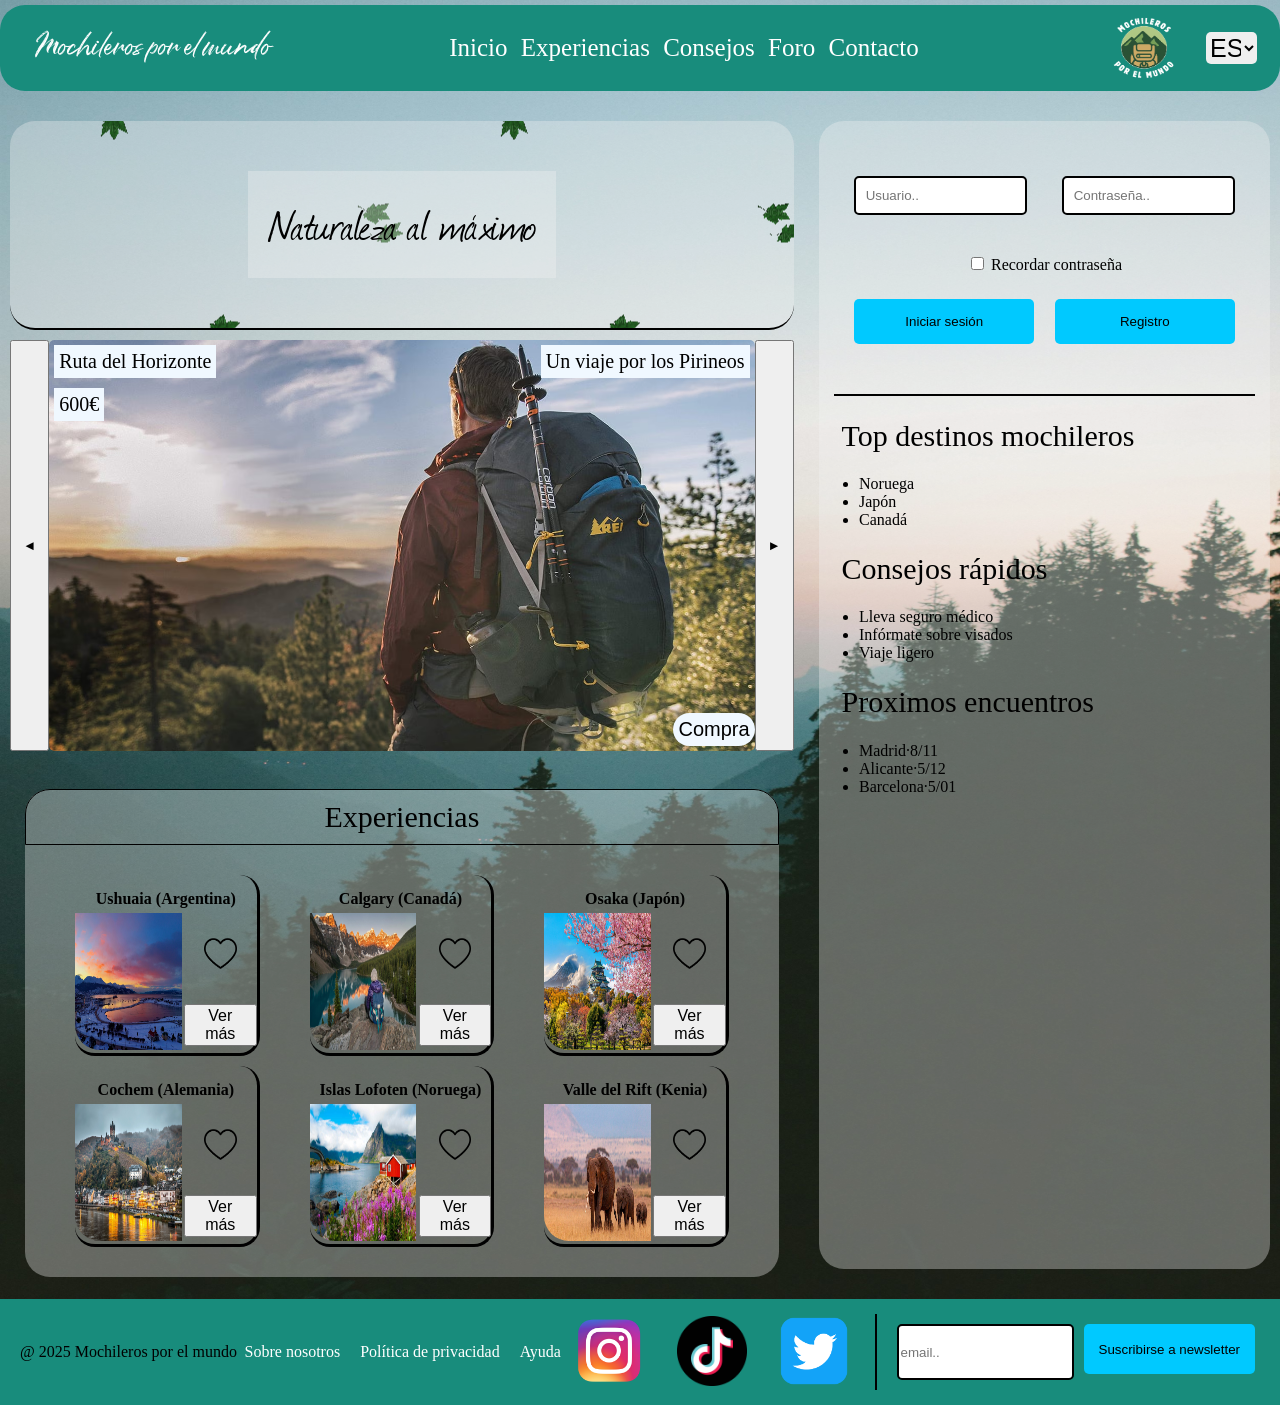
<file: index.html>
<!DOCTYPE html>
<html lang="ES">
    <head>
        <title>Mochileros por el mundo</title> <!--Título de la página (aparece en la pestaña del buscador)-->
        <link rel="stylesheet" href="styles/styles.css"> <!--Documento de CSS que estamos utilizando-->
        <link rel="icon" type="image/png" href="images/Logosimple.png"> <!--Logo simplificado (aparece en la pestaña del buscador)-->
        <meta name="viewport" content="width=device-width, initial-scale=1.0"> <!--Para implementar que la página sea responsive-->
    </head>
    <body>
        <!--Cabecera de la página web, título, barra de navegación, logo y selector de idioma-->
        <header class="cabecera"> 
            <p class = "titulo">Mochileros por el mundo</p>
            <nav>
                <a href="No_funcional_:D" class="navegacion_cabecera_footer">Inicio</a>
                <a href="No_funcional_:D" class = "navegacion_cabecera_footer">Experiencias</a>
                <a href="No_funcional_:D" class = "navegacion_cabecera_footer">Consejos</a>
                <a href="No_funcional_:D" class = "navegacion_cabecera_footer">Foro</a>
                <a href="No_funcional_:D" class = "navegacion_cabecera_footer">Contacto</a>
            </nav>
            <aside class="elementos_juntos">
                <img src="images/Mochileroslogo.png" width="70" height="70" alt="Logo de mochileros por el mundo">
            
                <select class="idioma" name="idioma">
                <option value="ES">ES</option>
                <option value="EN">EN</option>
                <option value="GE">GE</option>
                </select>
            </aside>
        </header>
        <!--Cuerpo principal de la página web, dividido en la parte izquierda y la parte derecha-->
        <main class="cuadricula_principal">
            <div class="cuadricula_izq"> <!--Cuadrícula izquierda dividida a su vez en bloque superior e inferior-->

                <div class="bloque_arriba"> <!--Bloque superor incluye banner y carrusel de imágenes-->

                    <aside class="banner">
                        <p>Naturaleza al máximo</p>
                    </aside>
                    
                    <button type="button" class="carrusel-btn prev">◄</button> <!--Botón izquierdo del carrusel-->

                    <aside class="container">

                        <div class="carrusel-track">
                            <div class="carrusel-item first">
                                <div class="segmento_cont">
                                    <p>Ruta del Horizonte</p>
                                    <p>Un viaje por los Pirineos</p>
                                </div>
                                <div class="segmento_cont">
                                    <p>600€</p>
                                </div>
                                <div class="compra">
                                    <button class="compra compra-slide1">Compra</button>
                                </div>
                            </div>

                            <div class="carrusel-item second">
                                <div class="segmento_cont">
                                    <p>Ruta del Acantilado</p>
                                    <p>Las mejores vistas</p>
                                </div>
                                <div class="segmento_cont">
                                    <p>800€</p>
                                </div>
                                <div class="compra">
                                    <button class="compra compra-slide2">Compra</button>
                                </div>
                            </div>

                            <div class="carrusel-item third">
                                <div class="segmento_cont">
                                    <p>Ruta del Monte Nevado</p>
                                    <p>Un paisaje helado</p>
                                </div>
                                <div class="segmento_cont">
                                    <p>1.000€</p>
                                </div>
                                <div class="compra">
                                    <button class="compra compra-slide3">Compra</button>
                                </div>
                            </div>
                        </div>
                    </aside>

                    <button type="button" class="carrusel-btn next">►</button> <!--Botón derecho del carrusel-->
                </div>

                <section class="bloque_abajo"> <!--Bloque inferior incluye las experiencias de la página-->
                    <h3>Experiencias</h3>
                    <div class="cuadricula_abajo">
                        <aside>
                            <p class="titulo-imagen">Ushuaia (Argentina)</p>
                            <img class="viaje" src="images/Ushuaia.jpg" alt="Foto de Ushuaia (Argentina)">
                            <button class="like" type="button" onclick="document.location='registro.html'"><img src="images/corazon.png" alt="corazon vacio"></button>
                            <button class="ver-mas" type="button" onclick="document.location='registro.html'">Ver más</button>

                        </aside>
                        <aside>
                            <p class="titulo-imagen">Calgary (Canadá)</p>
                            <img class="viaje" src="images/Canadá.jpeg" alt="Foto de Calgary (Canadá)">
                            <button class="like" type="button" onclick="document.location='registro.html'"><img src="images/corazon.png" alt="corazon vacio"></button>
                            <button class="ver-mas" type="button" onclick="document.location='registro.html'">Ver más</button>

                        </aside>
                        <aside>
                            <p class="titulo-imagen">Osaka (Japón)</p>
                            <img class="viaje" src="images/Japón.jpg" alt="Foto de Osaka (Japón)">
                            <button class="like" type="button" onclick="document.location='registro.html'"><img src="images/corazon.png" alt="corazon vacio"></button>
                            <button class="ver-mas" type="button" onclick="document.location='registro.html'">Ver más</button>

                        </aside>
                        <aside>
                            <p class="titulo-imagen">Cochem (Alemania)</p>
                            <img class="viaje" src="images/Alemania.png" alt="Foto de Cochem (Alemania)">
                            <button class="like" type="button" onclick="document.location='registro.html'"><img src="images/corazon.png" alt="corazon vacio"></button>
                            <button class="ver-mas" type="button" onclick="document.location='registro.html'">Ver más</button>

                        </aside>
                        <aside>
                            <p class="titulo-imagen">Islas Lofoten (Noruega)</p>
                            <img class="viaje" src="images/Noruega.jpg" alt="Foto de las Islas Lofoten (Noruega)">
                            <button class="like" type="button" onclick="document.location='registro.html'"><img src="images/corazon.png" alt="corazon vacio"></button>
                            <button class="ver-mas" type="button" onclick="document.location='registro.html'">Ver más</button>

                        </aside>
                        <aside>
                            <p class="titulo-imagen">Valle del Rift (Kenia)</p>
                            <img class="viaje" src="images/kenia.jpg" alt="Foto del Valle del Rift (Kenia)">
                            <button class="like" type="button" onclick="document.location='registro.html'"><img src="images/corazon.png" alt="corazon vacio"></button>
                            <button class="ver-mas" type="button" onclick="document.location='registro.html'">Ver más</button>

                        </aside>
                    </div>
                </section>

            </div>
            <aside class="lateral"> <!--Contenido relacionado de la página dividida en formulario de identificación y tres bloques de navegación-->
                <div id="error_index"></div>
                <form class="identificacion">
                    <input type="text" id="usuario_inicio_sesion" class="campos-form" name="usuario" placeholder="Usuario..">
                    <input type="password" id="contraseña_inicio_sesion" class="campos-form" name="contraseña" placeholder="Contraseña..">

                    <div id="recordar">
                        <input type="checkbox" id="r-contraseña" name="recordar" value="recordada">
                        <label for="r-contraseña">Recordar contraseña</label><br>
                    </div>
                    
                    <div class="confirmar-registro">
                        <input type="button" id="inicio_sesion" value="Iniciar sesión" class="botones-reg">
                        <input type="button" id="boton_registro" value="Registro" class="botones-reg">
                    </div>
                    

                </form>

                <nav>
                    <h2>Top destinos mochileros</h2>
                    <ul>
                        <li><a href="No_funcional_:D" class="navegacion">Noruega</a></li>
                        <li><a href="No_funcional_:D" class="navegacion">Japón</a></li>
                        <li><a href="No_funcional_:D" class="navegacion">Canadá</a></li>
                    </ul>
                </nav>
                <nav>
                    <h2>Consejos rápidos</h2>
                    <ul>
                        <li><a href="No_funcional_:D" class="navegacion">Lleva seguro médico</a></li>
                        <li><a href="No_funcional_:D" class="navegacion">Infórmate sobre visados</a></li>
                        <li><a href="No_funcional_:D" class="navegacion">Viaje ligero</a></li>
                    </ul>
                </nav>
                <nav>
                    <h2>Proximos encuentros</h2>
                    <ul>
                        <li><a href="No_funcional_:D" class="navegacion">Madrid·8/11</a></li>
                        <li><a href="No_funcional_:D" class="navegacion">Alicante·5/12</a></li>
                        <li><a href="No_funcional_:D" class="navegacion">Barcelona·5/01</a></li>
                    </ul>
                </nav>
            </aside>
        </main>

        <!--Footer de la página web, incluye el aviso de copyright, un bloque de navegación, botones para enlazar redes sociales y un pequeño formulario para la newsletter-->       
        <footer class="fin"> 
            <p>@ 2025 Mochileros por el mundo</p>
            <nav class="navegacion_footer">
                <a href="No_funcional_:D" class= "navegacion_cabecera_footer">Sobre nosotros</a>
                <a href="No_funcional_:D" class = "navegacion_cabecera_footer">Política de privacidad</a>
                <a href="No_funcional_:D" class = "navegacion_cabecera_footer">Ayuda</a>
            </nav>
            
            <aside class="footer_aside">

                <button class="link_social" type="button" onclick="alert('No es funcional :D')"><img src="images/instaram.png" width="70" height="70" alt="Icono de instagram"></button>
                <button class="link_social" type="button" onclick="alert('No es funcional :D')"><img src="images/tiktok.png" width="70" height="70" alt="Icono de tiktok"></button>
                <button class="link_social" type="button" onclick="alert('No es funcional :D')"><img src="images/twitter.png" width="70" height="70" alt="Icono de twitter"></button>
            
                <form class="newsletter">
                    <input type="email" class="email" name="email" placeholder="email..">

                    <aside class="botones-newsletter">
                        <input type="submit" class="newsletter-submit" value="Suscribirse a newsletter">
                    </aside>
                    

                </form>
            </aside>
        </footer>

        <script src="scripts/index.js"></script>
    </body>
</html>
</file>
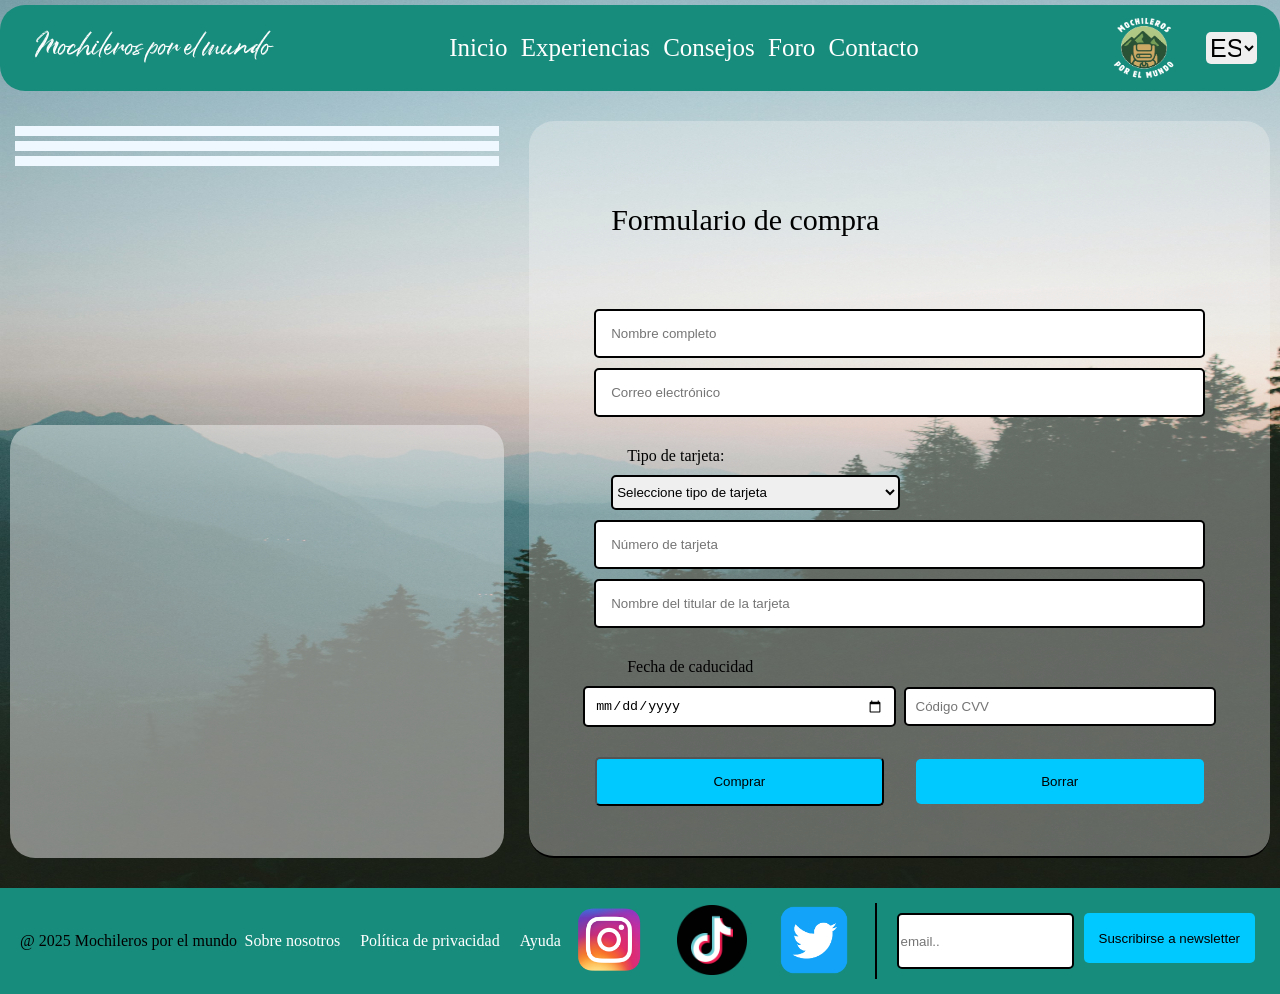
<file: compra.html>
<!DOCTYPE html>
<html lang="ES">
    <head>
        <title>Compra - Mochileros por el mundo</title> <!--Título de la página (aparece en la pestaña del buscador)-->
        <link rel="stylesheet" href="styles/styles.css"> <!--Documento de CSS que estamos utilizando-->
        <link rel="icon" type="image/png" href="images/Logosimple.png"> <!--Logo simplificado (aparece en la pestaña del buscador)-->
        <meta name="viewport" content="width=device-width, initial-scale=1.0"> <!--Para implementar que la página sea responsive-->

    </head>
    <body>
        <!--Cabecera de la página web, título, barra de navegación, logo y selector de idioma-->
        <header class="cabecera">
            <p class = "titulo">Mochileros por el mundo</p>
            <nav>
                <a href="No_funcional_:D" class="navegacion_cabecera_footer">Inicio</a>
                <a href="No_funcional_:D" class = "navegacion_cabecera_footer">Experiencias</a>
                <a href="No_funcional_:D" class = "navegacion_cabecera_footer">Consejos</a>
                <a href="No_funcional_:D" class = "navegacion_cabecera_footer">Foro</a>
                <a href="No_funcional_:D" class = "navegacion_cabecera_footer">Contacto</a>
            </nav>
            <aside class="elementos_juntos">
                <img src="images/Mochileroslogo.png" width="70" height="70" alt="Logo mochileros por el mundo">
            
                <select class="idioma" name="idioma">
                <option value="ES">ES</option>
                <option value="EN">EN</option>
                <option value="GE">GE</option>
                </select>
            </aside>
        </header>
        <!--Cuerpo principal de la página web, dividido en dos bloques, uno de información y un formulario de compra-->
        <main class="cuadricula_compra">
            <aside id="cuadricula_info"> <!--Bloque de información incluye imagen del pack y una breve descripción-->
                    <article class="container">
                        <h4 id="titulo_viaje"></h4>
                        <h4 id="descripcion_viaje"></h4>
                        <h4 id="precio_viaje"></h4>
                    </article>
                    <aside class="descripcion">
                        <p id="parrafo1">
                        </p>
                        <p id="parrafo2">
                        </p>
                        <p id="parrafo3">
                        </p>
                    </aside>
                </aside>

            <form class="form_compra"> <!--Formulario de compra con diversos campos a rellenar-->
                <h2>Formulario de compra</h2>
                <div id="error_compra"></div>
                <input type="text" id="nombre_compra" name="nombre" class="campos_compra" placeholder="Nombre completo">
                <input type="email" id="correo_compra" name="nombre" class="campos_compra" placeholder="Correo electrónico">
                <label for="tarjeta" class="texto_label">Tipo de tarjeta:</label><br>
                <select name="tarjeta" id="tarjeta">
                    <option value="">Seleccione tipo de tarjeta</option>
                    <option value="Visa">Visa</option>
                    <option value="Mastercard">Mastercard</option>
                    <option value="American Express">American Express</option>
                </select>
                <input type="text" id="num_tarjeta" name="nombre" class="campos_compra" placeholder="Número de tarjeta">
                <input type="text" id="titular_tarjeta" name="nombre" class="campos_compra" placeholder="Nombre del titular de la tarjeta">
                <label for="caducidad" class="texto_label">Fecha de caducidad</label><br>
                <input type="date"  id="caducidad" name="caducidad">
                <input type="text"  name="CVV"  class="campos" id="CVV" placeholder="Código CVV" >
                <input type="button" class="opciones_compra" value="Comprar" id="boton_compra">
                <input type="reset" class="opciones_compra" value="Borrar" id="boton_borrar">
            </form>
            
        </main>
        <!--Footer de la página web, incluye el aviso de copyright, un bloque de navegación, botones para enlazar redes sociales y un pequeño formulario para la newsletter-->
        <footer class="fin">
            <p>@ 2025 Mochileros por el mundo</p>
            <nav class="navegacion_footer">
                <a href="No_funcional_:D" class= "navegacion_cabecera_footer">Sobre nosotros</a>
                <a href="No_funcional_:D" class = "navegacion_cabecera_footer">Política de privacidad</a>
                <a href="No_funcional_:D" class = "navegacion_cabecera_footer">Ayuda</a>
            </nav>
            
            <aside class="footer_aside">

                <button class="link_social" type="button" onclick="alert('No es funcional :D')"><img src="images/instaram.png" width="70" height="70" alt="Icono de instagram"></button>
                <button class="link_social" type="button" onclick="alert('No es funcional :D')"><img src="images/tiktok.png" width="70" height="70" alt="Icono de tiktok"></button>
                <button class="link_social" type="button" onclick="alert('No es funcional :D')"><img src="images/twitter.png" width="70" height="70" alt="Icono de twitter"></button>
            
                <form class="newsletter">
                    <input type="email" class="email" name="email" placeholder="email..">

                    <aside class="botones-newsletter">
                        <input type="submit" class="newsletter-submit" value="Suscribirse a newsletter">
                    </aside>
                    

                </form>
            </aside>
        </footer>

        <script src="scripts/compra.js"></script>
    </body>
</html>
</file>
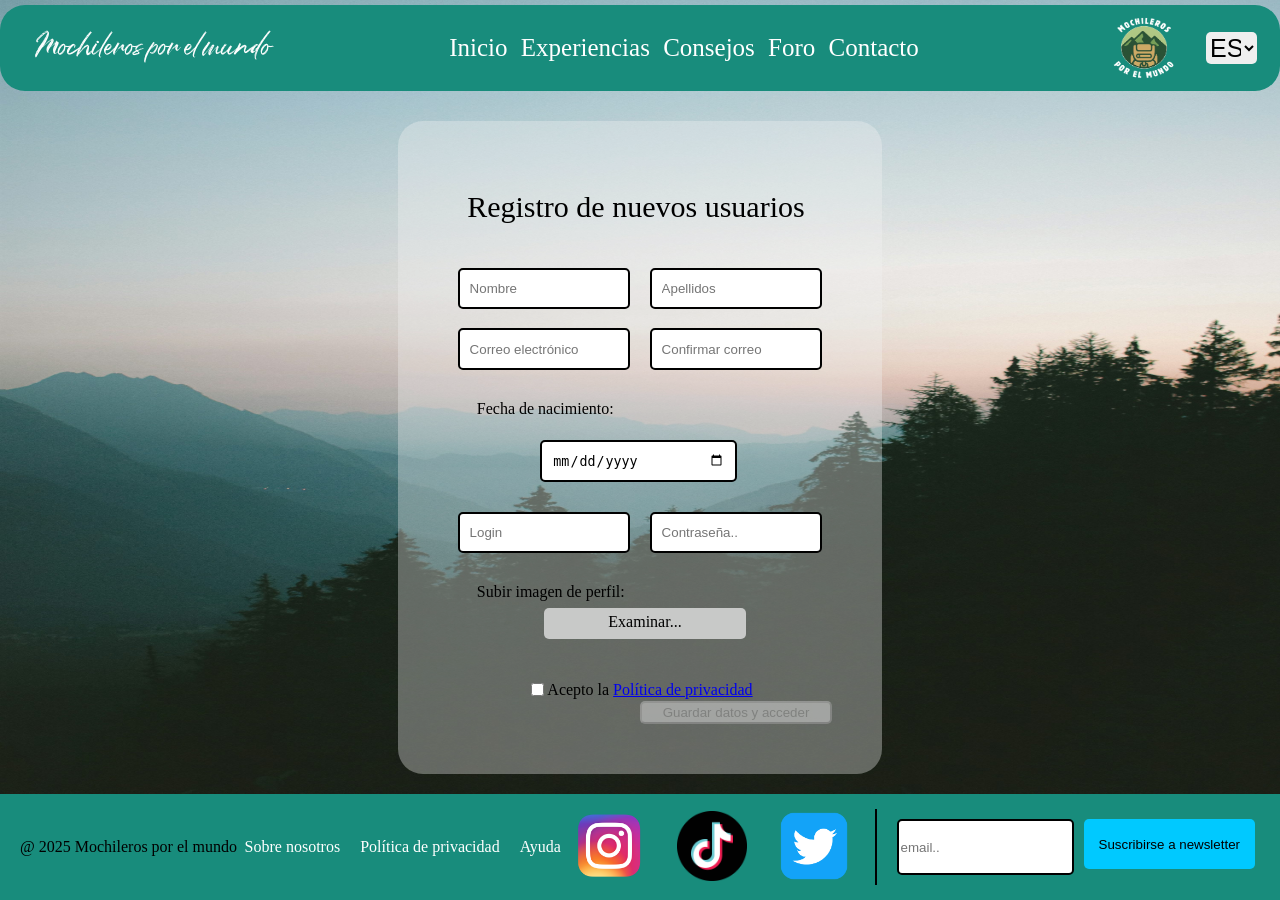
<file: registro.html>
<!DOCTYPE html>
<html lang="ES">
    <head>
        <title>Registro - Mochileros por el mundo</title> <!--Título de la página (aparece en la pestaña del buscador)-->
        <link rel="stylesheet" href="styles/styles.css"> <!--Documento de CSS que estamos utilizando-->
        <link rel="icon" type="image/png" href="images/Logosimple.png"> <!--Logo simplificado (aparece en la pestaña del buscador)-->
        <meta name="viewport" content="width=device-width, initial-scale=1.0"> <!--Para implementar que la página sea responsive-->

    </head>
    <body>
        <!--Cabecera de la página web, título, barra de navegación, logo y selector de idioma-->
        <header class="cabecera">
            <p class = "titulo">Mochileros por el mundo</p>
            <nav>
                <a href="No_funcional_:D" class = "navegacion_cabecera_footer">Inicio</a>
                <a href="No_funcional_:D" class = "navegacion_cabecera_footer">Experiencias</a>
                <a href="No_funcional_:D" class = "navegacion_cabecera_footer">Consejos</a>
                <a href="No_funcional_:D" class = "navegacion_cabecera_footer">Foro</a>
                <a href="No_funcional_:D" class = "navegacion_cabecera_footer">Contacto</a>
            </nav>
            <aside class="elementos_juntos">
                <img src="images/Mochileroslogo.png" width="70" height="70" alt="Logo de mochileros por el mundo">
            
                <select class="idioma" name="idioma">
                <option value="ES">ES</option>
                <option value="EN">EN</option>
                <option value="GE">GE</option>
                </select>
            </aside>
        </header>
        <!--Cuerpo principal de la página web, incluye un formulario de registro con diversos campos a rellenar-->
        <main id="main_registro">
            <form id="cuadricula_registro">
                <h2>Registro de nuevos usuarios</h2>
                <div id="error_registro"></div>
                <input type="text" id="nombre" class="campos-form" name="nombre" placeholder="Nombre" >
                <input type="text" id="apellidos" class="campos-form" name="apellidos" placeholder="Apellidos" >
                <input type="email" id="correo_electronico" class="campos-form" name="correo_electronico" placeholder="Correo electrónico" >
                <input type="email" id="confirmar_correo" class="campos-form" name="confirmar_correo" placeholder="Confirmar correo" >

                <label for="birthday" class="texto_label">Fecha de nacimiento: </label>
                <input type="date" class="campos-form" id="birthday" name="birthday">

                <input type="text" id="usuario" class="campos-form" name="usuario" placeholder="Login" >
                <input type="password" id="contraseña" class="campos-form" name="contraseña" placeholder="Contraseña.." >

                <label for="img_perfil" class="texto_label">Subir imagen de perfil:</label>
                <label for="img_perfil" id="boton_personalizado">Examinar...</label> <!--nuestro querido amigo chatgpt lo hizo, pido perdon-->
                <input type="file" id="img_perfil" name="img_perfil"><br>
                
                <div id="privacidad">
                        <input type="checkbox" name="privacidad" value="acepta" id="ack_privacidad" >
                        <label for="ack_privacidad">Acepto la <a href="politicadeprivacidad.com">Política de privacidad</a></label><br>
                </div><br>
                <button id="boton_submit" type="submit">Guardar datos y acceder</button>
                </form>
        </main>
        <!--Footer de la página web, incluye el aviso de copyright, un bloque de navegación, botones para enlazar redes sociales y un pequeño formulario para la newsletter-->
        <footer class="fin">
            <p>@ 2025 Mochileros por el mundo</p>
            <nav class="navegacion_footer">
                <a href="No_funcional_:D" class= "navegacion_cabecera_footer">Sobre nosotros</a>
                <a href="No_funcional_:D" class = "navegacion_cabecera_footer">Política de privacidad</a>
                <a href="No_funcional_:D" class = "navegacion_cabecera_footer">Ayuda</a>
            </nav>
            
            <aside class="footer_aside">

                <button class="link_social" type="button" onclick="alert('No es funcional :D')"><img src="images/instaram.png" width="70" height="70" alt="Icono de instagram"></button>
                <button class="link_social" type="button" onclick="alert('No es funcional :D')"><img src="images/tiktok.png" width="70" height="70" alt="Icono de tiktok"></button>
                <button class="link_social" type="button" onclick="alert('No es funcional :D')"><img src="images/twitter.png" width="70" height="70" alt="Icono de twitter"></button>
            
                <form class="newsletter">
                    <input type="email" class="email" name="email" placeholder="email..">

                    <aside class="botones-newsletter">
                        <input type="submit" class="newsletter-submit" value="Suscribirse a newsletter">
                    </aside>
                    

                </form>
            </aside>
        </footer>

        <script src="scripts/registro.js"></script>
    </body>
</html>
</file>
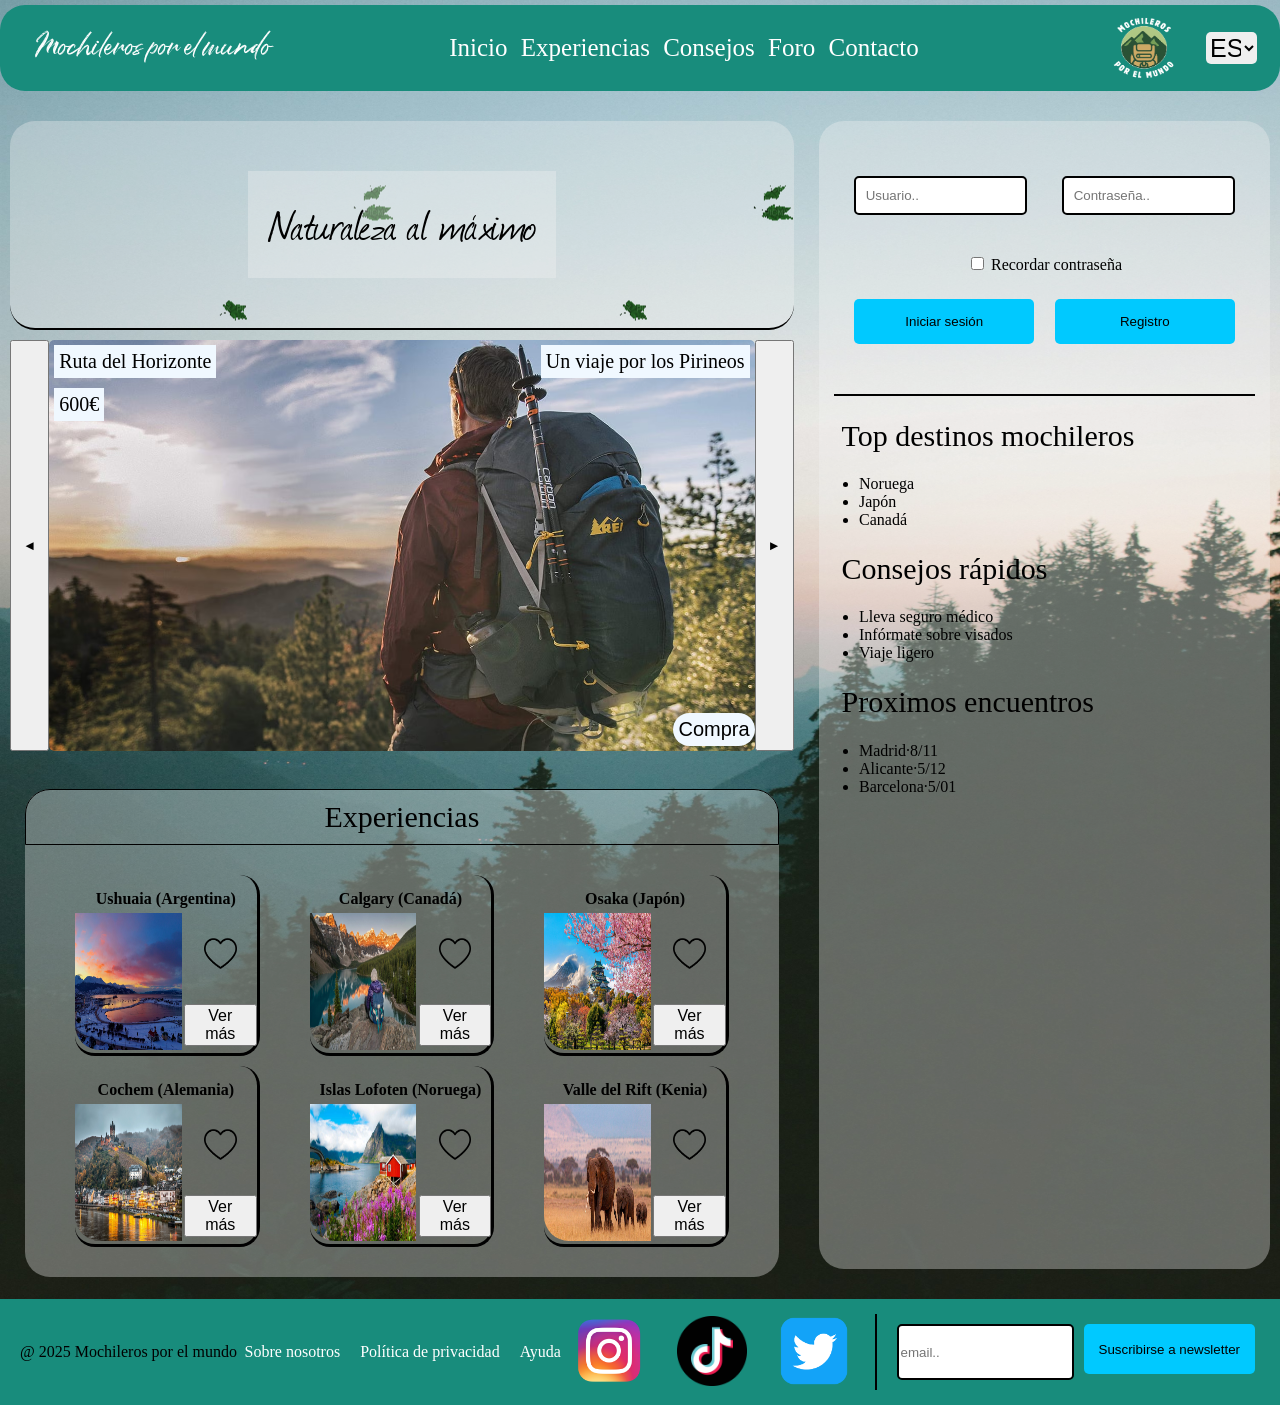
<file: version_b.html>
<!DOCTYPE html>
<html lang="ES">
    <head>
        <title>Mochileros por el mundo</title> <!--Título de la página (aparece en la pestaña del buscador)-->
        <link rel="stylesheet" href="styles/styles.css"> <!--Documento de CSS que estamos utilizando-->
        <link rel="icon" type="image/png" href="images/Logosimple.png"> <!--Logo simplificado (aparece en la pestaña del buscador)-->
        <meta name="viewport" content="width=device-width, initial-scale=1.0"> <!--Para implementar que la página sea responsive-->

    </head>
    <body>
        <!--Cabecera de la página web, título, barra de navegación, logo y selector de idioma-->
        <header class="cabecera">
            <p class= "titulo">Mochileros por el mundo</p>
            <nav>
                <a href="No_funcional_:D" class="navegacion_cabecera_footer">Inicio</a>
                <a href="No_funcional_:D" class = "navegacion_cabecera_footer">Experiencias</a>
                <a href="No_funcional_:D" class = "navegacion_cabecera_footer">Consejos</a>
                <a href="No_funcional_:D" class = "navegacion_cabecera_footer">Foro</a>
                <a href="No_funcional_:D" class = "navegacion_cabecera_footer">Contacto</a>
            </nav>
            <aside class="elementos_juntos">
                <img src="images/Mochileroslogo.png" width="70" height="70" alt="Logo de mochileros por el mundo">
            
                <select class="idioma" name="idioma">
                <option value="ES">ES</option>
                <option value="EN">EN</option>
                <option value="GE">GE</option>
                </select>
            </aside>
        </header>

        <!--Cuerpo principal de la página web, dividido en la parte izquierda y la parte derecha-->
        <main class="cuadricula_principal">
            <div class="cuadricula_izq"> <!--Cuadrícula izquierda dividida a su vez en bloque superior e inferior-->

                <div class="bloque_arriba"> <!--Bloque superor incluye banner y carrusel de imágenes-->

                    <aside class="banner">
                        <p>Naturaleza al máximo</p>
                    </aside>

                    <button type="button" class="carrusel-btn prev">◄</button> <!--Botón izquierdo del carrusel-->

                    <aside class="container">

                        <div class="carrusel-track">
                            <div class="carrusel-item first">
                                <div class="segmento_cont">
                                    <p>Ruta del Horizonte</p>
                                    <p>Un viaje por los Pirineos</p>
                                </div>
                                <div class="segmento_cont">
                                    <p>600€</p>
                                </div>
                                <div class="compra">
                                    <button class="compra compra-slide1">Compra</button>
                                </div>
                            </div>

                            <div class="carrusel-item second">
                                <div class="segmento_cont">
                                    <p>Ruta del Acantilado</p>
                                    <p>Las mejores vistas</p>
                                </div>
                                <div class="segmento_cont">
                                    <p>800€</p>
                                </div>
                                <div class="compra">
                                    <button class="compra compra-slide2">Compra</button>
                                </div>
                            </div>

                            <div class="carrusel-item third">
                                <div class="segmento_cont">
                                    <p>Ruta del Monte Nevado</p>
                                    <p>Un paisaje helado</p>
                                </div>
                                <div class="segmento_cont">
                                    <p>1.000€</p>
                                </div>
                                <div class="compra">
                                    <button class="compra compra-slide3">Compra</button>
                                </div>
                            </div>
                        </div>
                    </aside>

                    <button type="button" class="carrusel-btn next">►</button> <!--Botón derecho del carrusel-->
                </div>

                <section class="bloque_abajo"> <!--Bloque inferior incluye las experiencias de la página-->
                    <h3>Experiencias</h3>
                    <div class="cuadricula_abajo">
                        <aside>
                            <p class="titulo-imagen">Ushuaia (Argentina)</p>
                            <img class="viaje" src="images/Ushuaia.jpg" alt="Foto de Ushuaia (Argentina)">
                            <button class="like" type="button" onclick="document.location='registro.html'"><img src="images/corazon.png" alt="corazon vacio"></button>
                            <button class="ver-mas" type="button" onclick="document.location='registro.html'">Ver más</button>

                        </aside>
                        <aside>
                            <p class="titulo-imagen">Calgary (Canadá)</p>
                            <img class="viaje" src="images/Canadá.jpeg" alt="Foto de Calgary (Canadá)">
                            <button class="like" type="button" onclick="document.location='registro.html'"><img src="images/corazon.png" alt="corazon vacio"></button>
                            <button class="ver-mas" type="button" onclick="document.location='registro.html'">Ver más</button>

                        </aside>
                        <aside>
                            <p class="titulo-imagen">Osaka (Japón)</p>
                            <img class="viaje" src="images/Japón.jpg" alt="Foto de Osaka (Japón)">
                            <button class="like" type="button" onclick="document.location='registro.html'"><img src="images/corazon.png" alt="corazon vacio"></button>
                            <button class="ver-mas" type="button" onclick="document.location='registro.html'">Ver más</button>

                        </aside>
                        <aside>
                            <p class="titulo-imagen">Cochem (Alemania)</p>
                            <img class="viaje" src="images/Alemania.png" alt="Foto de Cochem (Alemania)">
                            <button class="like" type="button" onclick="document.location='registro.html'"><img src="images/corazon.png" alt="corazon vacio"></button>
                            <button class="ver-mas" type="button" onclick="document.location='registro.html'">Ver más</button>

                        </aside>
                        <aside>
                            <p class="titulo-imagen">Islas Lofoten (Noruega)</p>
                            <img class="viaje" src="images/Noruega.jpg" alt="Foto de las Islas Lofoten (Noruega)">
                            <button class="like" type="button" onclick="document.location='registro.html'"><img src="images/corazon.png" alt="corazon vacio"></button>
                            <button class="ver-mas" type="button" onclick="document.location='registro.html'">Ver más</button>

                        </aside>
                        <aside>
                            <p class="titulo-imagen">Valle del Rift (Kenia)</p>
                            <img class="viaje" src="images/kenia.jpg" alt="Foto del Valle del Rift (Kenia)">
                            <button class="like" type="button" onclick="document.location='registro.html'"><img src="images/corazon.png" alt="corazon vacio"></button>
                            <button class="ver-mas" type="button" onclick="document.location='registro.html'">Ver más</button>

                        </aside>
                    </div>
                </section>


            </div>
            <aside class="lateral"> <!--Contenido relacionado de la página dividido en información del usuario, buscador de experiencias, últimos consejos y calendario -->
                <section class="seccion_lateral">
                    <h2 id="nombre_logueado">Alejandro Fernández</h2>
                    <aside class="elementos_juntos">
                        <img id="imagen_perfil" src="images/personas.jpeg" width="150" height="150" alt="Foto de perfil del usuario">
                    
                        <input type="button" value="Cerrar Sesión" class="botones-reg" id="cerrar_sesion">
                    </aside>
                </section>

                <section class="seccion_lateral">
                    <h2>Busca experiencias</h2>
                    <aside class="cuadricula_generica">
                        <div >
                            <input type="checkbox" name="america" value="america" id="america">
                            <label for="america">América</label><br>
                        </div>
                        <div >
                            <input type="checkbox" name="asia" value="asia" id="asia">
                            <label for="asia">Asia</label><br>
                        </div>
                        <div >
                            <input type="checkbox" name="europa" value="europa" id="europa">
                            <label for="europa">Europa</label><br>
                        </div>
                        <div >
                            <input type="checkbox" name="africa" value="africa" id="africa">
                            <label for="africa">África</label><br>
                        </div>
                    </aside>
                    <form id="buscador_form">
                        <input type="text" name="search" placeholder="Search.." id="buscador">
                    </form>
                </section>

                <aside id="ultima_seccion">
                    <h2>Últimos consejos</h2>
                    <div id="ultimos_consejos">
                        <ul>
                        </ul>
                    </div>
                    <h2>¿Tienes algún consejo?</h2>
                    <form id="form_consejo">
                        <div id="error_consejo"></div>
                        <input type="text" id="nombre_consejo" name="nombre_consejo" placeholder="Nombre consejo">
                        <input type="text" id="consejo_escrito" name="nombre" placeholder="Escríbelo">
                        <button type="submit" id="enviar_consejo">Enviar consejo</button>
                    </form>
                </aside>

                <section id="calendario">
                    <h3 class="mes">Septiembre 2025</h3>
                    <p class="dia_semana">L</p>
                    <p class="dia_semana">M</p>
                    <p class="dia_semana">X</p>
                    <p class="dia_semana">J</p>
                    <p class="dia_semana">V</p>
                    <p class="dia_semana">S</p>
                    <p class="dia_semana">D</p>
                    <p class="dia">1</p>
                    <p class="dia">2</p>
                    <p class="dia">3</p>
                    <p class="dia">4</p>
                    <p class="dia">5</p>
                    <p class="dia">6</p>
                    <p class="dia">7</p>
                    <p class="dia">8</p>
                    <p class="dia">9</p>
                    <p class="dia">10</p>
                    <p class="dia">11</p>
                    <p class="dia">12</p>
                    <p class="dia">13</p>
                    <p class="dia">14</p>
                    <p class="dia">15</p>
                    <p class="dia">16</p>
                    <p class="dia">17</p>
                    <p class="dia">18</p>
                    <p class="dia">19</p>
                    <p class="dia">20</p>
                    <p class="dia">21</p>
                    <p class="dia">22</p>
                    <p class="dia">23</p>
                    <p class="dia">24</p>
                    <p class="dia">25</p>
                    <p class="dia">26</p>
                    <p class="dia">27</p>
                    <p class="dia">28</p>
                    <p class="dia">29</p>
                    <p class="dia">30</p>
                    <p class="sig_mes">1</p>
                    <p class="sig_mes">2</p>
                    <p class="sig_mes">3</p>
                    <p class="sig_mes">4</p>
                    <p class="sig_mes">5</p>
                </section>
            </aside>

            


        </main>

        <!--Footer de la página web, incluye el aviso de copyright, un bloque de navegación, botones para enlazar redes sociales y un pequeño formulario para la newsletter-->      
        <footer class="fin">
            <p>@ 2025 Mochileros por el mundo</p>
            <nav class="navegacion_footer">
                <a href="No_funcional_:D" class= "navegacion_cabecera_footer">Sobre nosotros</a>
                <a href="No_funcional_:D" class = "navegacion_cabecera_footer">Política de privacidad</a>
                <a href="No_funcional_:D" class = "navegacion_cabecera_footer">Ayuda</a>
            </nav>
            
            <aside class="footer_aside">

                <button class="link_social" type="button" onclick="alert('No es funcional :D')"><img src="images/instaram.png" width="70" height="70" alt="Icono de instagram"></button>
                <button class="link_social" type="button" onclick="alert('No es funcional :D')"><img src="images/tiktok.png" width="70" height="70" alt="Icono de tiktok"></button>
                <button class="link_social" type="button" onclick="alert('No es funcional :D')"><img src="images/twitter.png" width="70" height="70" alt="Icono de twitter"></button>
            
            
                <form class="newsletter">
                    <input type="email" class="email" name="email" placeholder="email..">

                    <aside class="botones-newsletter">
                        <input type="submit" class="newsletter-submit" value="Suscribirse a newsletter">
                    </aside>
                    

                </form>
            </aside>
        </footer>

        <script src="scripts/version_b.js"></script>
    </body>
</html>
</file>
<file: styles/styles.css>
@font-face {
    font-family: MyFont;
    src: url(../images/Rattless.ttf);
}

@font-face {
    font-family: Motivo;
    src: url(../images/JOURNAL.TTF);
}

/*---------------------LINKS---------------------*/
.navegacion_cabecera_footer:link {color: white;text-decoration:none;}
.navegacion_cabecera_footer:hover {text-decoration:underline;}
.navegacion:link {color: black;text-decoration:none;}
.navegacion:hover {text-decoration:underline;}


/*---------------------CABECERA---------------------*/
.titulo{
   font-family: MyFont;
   font-size: 30px;

   padding-left: 30px;
   color: white;
}
.cabecera *{
    font-size: 25px;
    margin-left: 5px;
    margin-right: 2px;
}

.idioma {
    width: 80%;
    height: 45%;
    font-size: 25px;
    border-style: hidden;
    border-radius:5px;
    border-width: 2px;
    
}

.cabecera {
    display: flex;
    flex-wrap: wrap;
    justify-content: space-between;
    align-items: center;

    border-style: hidden;
    border-width: 2px;
    border-radius: 25px;
    background-color: #188C7C;

    position: sticky;
    top: 0;
    margin-top: 5px;

    z-index: 1000;
}

.elementos_juntos {
    display: grid;
    grid-template-columns: auto auto;
    column-gap: 20px;
    align-items: center;
    justify-content: space-evenly;
    margin-left: 15px;
    margin-right: 15px;
}

/*---------------------CUERPO DE PÁGINA---------------------*/

body{
    background-image: url(../images/naturalezafondo.jpeg);
    background-repeat: no-repeat;
    background-attachment: scroll;
    background-size: 100% 100%;
    display: flex;
    row-gap: 20px;
    flex-direction: column;
    margin: 0;
    min-height: 100vh;
}                

.cuadricula_principal{
    display: grid;
    grid-template-columns: 2fr 1fr; 
    column-gap: 2%;
    margin: 10px;
    border-radius: 25px;
}

/*---------------------BLOQUE IZQUIERDO---------------------*/

.cuadricula_izq{
    display: grid;
    row-gap: 2%;
    height: 100%;
    align-content: start;
}

section{
    border-style: hidden;
    border-width: 10px;
    border-radius: 25px;
    background-color: rgba(240, 240, 240, 0.35);
    margin-bottom: 20px;
}

/*---------------------PARTE SUPERIOR---------------------*/

.bloque_arriba{
    display: grid;
    row-gap: 10px;
    grid-template-columns: 5% auto 5%;
    grid-template-rows: 1fr 3fr;
    border-radius: 25px;
    border-bottom-left-radius: 0px;
    border-bottom-right-radius: 0px;
    height: 70vh; 
}

.banner{
    display: block;
    grid-column: 1/span 3;
    border: hidden;
    border-bottom-style: solid;
    border-width: 2px;
    border-radius: 25px;
    background-color: rgba(240, 240, 240, 0.35);
    background-image: url(../images/Hojas.gif);
    background-repeat: repeat-x;
    background-clip: border-box;
    background-position: center;
    text-align: center;
}

.banner p{
    background-color: rgba(240, 240, 240, 0.35);
    font-family: Motivo;
    font-size: 50px;
    /*font-weight: bold;*/
    padding: 20px;
    display: inline-block;
}

.container {
    border-radius: 5px;
    position:relative;
    overflow: hidden;
}

.carrusel-track{
    display:flex;
    transition: transform 0.5s ease;
    height: 100%;
}

.carrusel-item {
    display: flex;
    flex-direction: column;
    background-size: cover;
    background-clip: border-box;
    background-position: center;
    border-radius: 5px;
    min-width: 100%;
    min-height: 100%;
    object-fit: cover;
}

.first {
    background-image: url(../images/mochilero.png);
}

.second {
    background-image: url(../images/paisaje2.jpg);
}

.third {
    background-image: url(../images/paisaje3.jpg);
}

.container h4 {
    margin: 5px;
    font-weight: lighter;
    font-size: 20px;
    padding: 5px;
    background-color: aliceblue;
    border-style: hidden;
    align-self: flex-start;
}
.segmento_cont{
    display: flex;
    justify-content: space-between;
    align-content: flex-start;
    align-content: space-between;
    flex-wrap: wrap;
}
.segmento_cont p {
    margin: 5px;    
    font-size: 20px;
    padding: 5px;
    background-color: aliceblue;
    border-style: hidden;
}
button.compra{
    font-size: 20px;
    padding: 5px;
    background-color: aliceblue;
    border-style: hidden;
    border-radius: 25px;
    margin-bottom: 5px;
    cursor: pointer; 
}
div.compra{
    display: flex;
    align-items: flex-end;
    justify-content: flex-end;
    height: 100%;
}
/*---------------------PARTE INFERIOR---------------------*/

.bloque_abajo{
    margin: 15px;
}

.cuadricula_abajo{
    display: grid;
    grid-template-columns: 1fr 1fr 1fr; 
    gap: 10px;
    padding: 30px;
}

.bloque_abajo aside{
    display: grid;
    border: hidden;
    padding-top: 10px;
    grid-template-columns: 1.5fr 1fr;
    grid-template-rows: 1fr 3fr 2fr;
    margin-left: 20px;
    margin-right: 20px;
    border-bottom: solid;
    border-right: solid;
    border-radius: 20px;

}

.bloque_abajo aside p{
    font-size: 100%;
    align-self: center;
    justify-self: center;
    margin: 0;
    padding: 5px;
}

h1 {
    font-family: Motivo;
    text-align: center;
    font-size: 30px;
    margin: 0;
    padding: 10px;
    border-style: solid;
    border-width: 1px;
    border-top-left-radius: 25px;
    border-top-right-radius: 25px;
}

h3 {
    text-align: center;
    font-weight: lighter;
    font-size: 30px;
    margin: 0;
    padding: 10px;
    border-style: solid;
    border-width: 1px;
    border-top-left-radius: 25px;
    border-top-right-radius: 25px;
}

.viaje{
    height: 98%;
    width: 98%;
    grid-area: 2 / 1 / 4 / 2;
    border-bottom-left-radius: 25px;
}

.like{
    padding: 0;
    height: 100%;
    width: 100%;
    background: none;
    border: none;
    cursor: pointer;
    grid-area: 2 / 2 / 3 / 3;
    align-self: end;
    justify-self: center;
}

.like:hover{
    background-image: url(../images/corazonrojo.png);
    grid-area: 2 / 2 / 3 / 3;
    align-self: end;
    justify-self: center;
    background-size: 45% 45%;
    background-repeat: no-repeat;
    background-position: center;
}

.like img{
    height: 45%;
    width: 45%;
}

.titulo-imagen{
    grid-area: 1 / 1 / 2 / 3;
    font-weight: bold;
}

.ver-mas{
    height: auto;
    width: auto;

    grid-area: 3 / 2 / 4 / 3;
    font-size: 100%;
    align-self: center;
    justify-self: center;
    cursor: pointer;
}                                                          

/*---------------------BLOQUE LATERAL---------------------*/

.lateral {
    border-style: hidden;
    border-width: 10px;
    border-radius: 25px;

    background-color: rgba(240, 240, 240, 0.35);
}

h2{
    font-size: 30px;
    font-weight: lighter;
    grid-column: 1/span 2;
    margin: 5%;
}


/*---------------------IDENTIFICACION Y REGISTRO---------------------*/

.identificacion {
    display: grid;
    padding: 10px;
    grid-template-columns: 1fr 1fr;
    gap:15px;
    border-bottom: solid;
    border-width: 2px;
    margin: 15px;
    padding-bottom: 50px;
}

.campos-form {
    padding: 10px;
    margin: 5%;

    border: solid;
    border-width: 2px;
    border-radius: 5px;
}

input.botones-reg {
    width: 45%;
    padding: 10px;
    border-radius: 5px;
    background-color: rgb(0, 201, 255);

    border: none;
    cursor: pointer;
}

#recordar {
    cursor: pointer;
    align-self: center;
    align-self: center;
    text-align: center;
    grid-area: 3 / 1 / 4 / 3;
    padding-bottom: 10px;
}

.confirmar-registro {
    display: flex;
    flex-wrap: wrap;
    grid-row: 4 / span 4;
    grid-column: 1/ span 2;


    justify-content: space-around;
}

input[type=button] {
    background-color: rgb(0, 201, 255);
    border-radius: 5px;
}

button[type=submit] {
    background-color: rgb(0, 201, 255);
    border-radius: 5px;
    cursor: pointer;
}

button[type=submit]:hover {
    background-color: rgb(87, 100, 255);
    border-radius: 5px;

}

input[type=button]:hover {
    background-color: rgb(87, 100, 255);
    border-radius: 5px;

}

/*---------------------PAGINA DE REGISTRO---------------------*/

input[type=file]{
    display: none;
}

#cuadricula_registro {
    display: grid;
    grid-template-columns: 50% 50%;
    border: hidden;
    background-color: rgba(240, 240, 240, 0.35);
    border-radius: 25px;
    margin-top: 10px;
    width: 30%;
    padding: 50px;
    row-gap: 0px;
}

#main_registro {
    display: flex;
    justify-content: center;
    flex: 1; 
}

#error_registro {
    color: darkred;
    text-align: center;
    margin-bottom: 10px;
    grid-column: 1/span 2;
    align-content: end;
    word-break: normal;
}

#error_index {
    color: darkred;
    text-align: center;
    margin-top: 20px;
    grid-column: 1/span 2;
    align-content: end;
}

#error_compra {
    color: darkred;
    text-align: center;
    margin-top: 20px;
    grid-column: 1/span 2;
    align-content: end;
}

.campos-form.error {
    border-color: darkred;
    border-width: 2.5px;
}

.campos-form.error::placeholder {
    color: darkred;
    opacity: 1;
}

button:disabled {
    background-color: #cccccc;
    cursor: not-allowed;
    opacity: 0.6;
}

button:disabled:hover {
    background-color: #cccccc;
}

.texto_label{
    margin-left: 15%;
    padding-top: 20px;
}

#birthday{
    grid-column: 1/span 2;
    justify-self: left;
    margin-left: 16.7px;
    width: 45%;
    align-self: center;
    justify-self: center;
}

#boton_personalizado {
    width: 50%;
    padding: 5px;
    border-radius: 5px;
    background-color: rgb(200, 201, 200);
    margin-top: 5px;

    border: none;
    cursor: pointer;
    text-align: center;
    grid-column: 1/span 2;
    margin-left: 25%;
    margin-right: 25%;
    margin-bottom: 20px;
    
}

#boton_personalizado:hover {
    background-color: #188C7C;
}

#privacidad {
    grid-column: 1/span 2;
    display: flex;
    align-items: center;
    justify-content: center;
}

#acceso{
    margin-top: 5%;
    grid-column: 1/3;
    justify-self: right;
    padding: 3px;
}

/*---------------------PAGINA DE COMPRA---------------------*/

.cuadricula_compra{
    display: grid;
    grid-template-columns: 1fr 1.5fr; 
    column-gap: 2%;
    margin: 10px;
    border-radius: 25px;
    flex: 1; 

    
}

.form_compra{
    display: grid;
    grid-template-columns: 50% 50%;
    padding: 50px;
    row-gap: 10px;

    border: hidden;
    border-bottom-style: solid;
    border-width: 2px;
    border-radius: 25px;
    background-color: rgba(240, 240, 240, 0.35);
    justify-content: center;
}

.campos_compra{
    grid-column: 1/3;
    padding: 10px;

    border: solid;
    border-width: 2px;
    border-radius: 5px;
}

#CVV, #caducidad{
    padding: 10px;

    border: solid;
    border-width: 2px;
    border-radius: 5px;
}


.form_compra input{
    width: 90%;
    align-self: center;
    justify-self: center;
    padding: 15px;
}

#tarjeta{
    height: 35px;
    border: solid;
    /*border-style: hidden; chequiar*/ 
    border-radius:5px;
    border-width: 2px;
    margin-left: 10%;
}

input[type=reset] {
    padding: 15px;
    border-radius: 5px;
    background-color: rgb(0, 201, 255);
    border: none;
    cursor: pointer;

}

input[type=reset]:hover {
    background-color: rgb(87, 100, 255);

}

.opciones_compra {
    margin-top: 20px;
}

#cuadricula_info{
    display: grid;
    grid-template-rows: 1fr 1.5fr;
    row-gap: 2%;
}

#imagen_paquete {
    background-size: cover;
    background-position: center;
    background-repeat: no-repeat;
}

.descripcion{
    padding: 5%;
    font-size: 20px;
    border-style: hidden;
    border-radius: 25px;
    background-color: rgba(240, 240, 240, 0.5);
    text-align: justify;
}

/*---------------------PIE DE PÁGINA---------------------*/

.fin{
    display: flex;
    flex-wrap: wrap;
    justify-content: space-between;
    align-items: center;
    padding: 15px;
    padding-left: 20px;
    background-color: #188C7C;
}

.navegacion_footer {
    display: flex;
    column-gap: 20px;
}

.footer_aside {
    display: flex;
    column-gap: 20px;
    justify-content: center;
    align-items: center;
}

.link_social{
    background: none;
    border: none;
    cursor: pointer;
}

.newsletter {
    display: flex;
    flex-wrap: wrap;
    padding: 10px;
    gap:10px;
    align-content: center;
    border-left: solid;
    border-width: 2px;
    padding-left: 20px;
}

.newsletter-submit {
    width: 100%;
    height: 50px;
    padding: 15px;
    border-radius: 5px;
    background-color: rgb(0, 201, 255);

    border: none;
    cursor: pointer;
}

.botones-newsletter {
    display: flex;
    flex-wrap: wrap;
}

.email {
    height: 50px;

    border: solid;
    border-width: 2px;
    border-radius: 5px;
}

/*---------------------LATERAL VERSION_B---------------------*/

#cerrar_sesion {
    width: auto;
    padding: 30px;
    border-radius: 50px;
}

.seccion_lateral {
    padding-bottom: 5%;
    border-bottom: solid;
    background-color: rgba(0, 0, 0, 0);
    border-radius: 0px;
    margin: 5%;
}

#ultima_seccion {
    padding-bottom: 5%;
    background-color: rgba(0, 0, 0, 0);
    margin: 5%;
}

.cuadricula_generica{
    display: grid;
    grid-template-columns: 50% 50%;
    border: hidden;
    padding: 10px;
    row-gap: 10px;

}

#enviar_consejo {
    width: 98%;
    padding: 10px;
    border-radius: 25px;
    background-color: rgb(0, 201, 255);

    border: none;
    cursor: pointer;
    margin-top: 5px;
}

#buscador_form {
    display: flex;
    justify-content: center;
    align-items: center;
}

#buscador {
    width: 50%;
    box-sizing: border-box;
    border: 2px solid #ccc;
    border-radius: 4px;
    font-size: 16px;
    background-image: url(../images/lupa.png);
    background-size: 25px 25px;
    background-position: 10px 10px; 
    background-repeat: no-repeat;
    padding: 12px 20px 12px 45px;
    transition: width 0.4s ease-in-out;
    margin-top: 15px;
    margin-left: 5px;
}

#buscador:focus {
  width: 100%;
}

#ultima_seccion li{
    margin: 10px;
    margin-left: 20px;
}

#ultima_seccion input[type=text] {
    width: 90%;
    margin: 5px;
    padding: 15px;
}

#ultima_seccion input[type=button] {
    width: 100%;
    margin: 5px;
    padding: 15px;
    border-radius: 50px;
    border:hidden;
    cursor: pointer;

}

#calendario {
    display: grid;
    grid-template-columns: 1fr 1fr 1fr 1fr 1fr 1fr 1fr;
    row-gap: 0px;
    border-radius: 0px;
    margin-top: 30px;
    border-top-left-radius: 25px;
    border-top-right-radius: 25px;
}

#calendario p{
    border: solid;
    border-width: 1px;
    margin: 0px;
    padding: 5px;
}

.mes {
    grid-column: 1 / span 7;
    text-align: center;
    background-color: rgba(255, 255, 255, 0.7)
}

.dia {
    background-color: rgba(255, 255, 255, 0.7)
}

.dia_semana {
    background-color: rgba(255, 255, 255, 0.7)
}


.sig_mes {
    background-color: rgba(255, 255, 255, 0.3);
}

/*---------------------RESPONSIVE---------------------*/

@media only screen and (max-width: 768px) {
    .lateral {grid-area: 1 / span 2; margin-bottom: 10px;}
    .cuadricula_izq {grid-area: 2 / span 2;}
    .cuadricula_abajo{grid-template-columns: 1fr 1fr;}
    .form_compra{grid-area: 2 / span 2;}
    .cuadricula_compra{grid-template-columns: 1fr;}
    #cuadricula_registro{width: 95%;}

}

@media only screen and (max-width: 600px) {
    .lateral {grid-area: 1 / span 2;}
    .cuadricula_izq {grid-area: 2 / span 2;}
    #usuario_inicio_sesion {grid-area: 1 / span 2; margin: 0px;}
    #contraseña_inicio_sesion {grid-area: 2 / span 2; margin: 0px;}
    .botones-reg {width: 100%;}
    .cuadricula_abajo{grid-template-columns: 1fr;}
    .cuadricula_abajo aside{margin-left: 20%; margin-right: 20%;}
    #caducidad {grid-column: 1/3;}
    #CVV {grid-column: 1/3;}
    .opciones_compra{grid-column: 1/3;}
    #cuadricula_registro{width: 95%;}
    .campos-form{grid-column: 1/3; margin: 5px;}
    #cerrar_sesion {grid-column: 1/3;}
    #imagen_perfil {grid-column: 1/3; margin-left: auto; margin-right: auto; margin-bottom: 15px;}
    #birthday {width: 95%; margin: 5px;}
}
</file>
